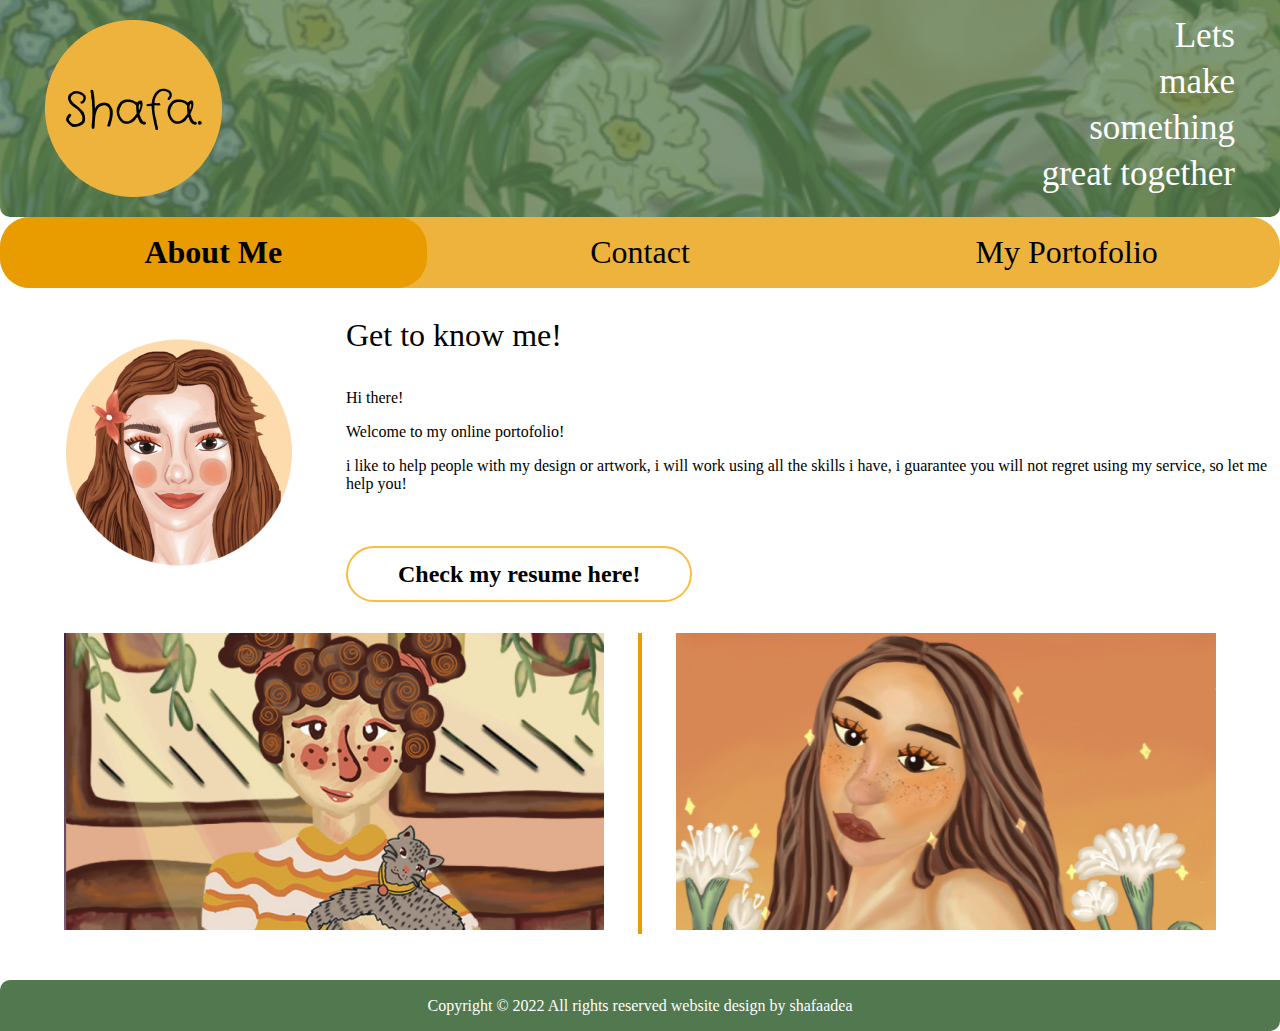
<file: index.html>
<!DOCTYPE html>
<html lang="en">
    <head>
        <meta charset="UTF-8">
        <meta http-equiv="X-UA-Compatible" content="IE=edge">
        <meta name="viewport" content="width=device-width, initial-scale=1.0">
        <link rel="stylesheet" href="./style.css">
        <title>Shafa Portofolio</title>
    </head>
    <body>
        <div id="topbar">
            <div class="logo">
                <img src="./asset/shafa.png" alt="">
            </div>
            <div class="quote">
                <p class="color-white">Lets<br>make<br>something<br>great together</p>
            </div>
        </div>

        <div id="menu">
            <a href="./index.html" class="active-tab">About Me</a>
            <a href="./contact.html">Contact</a>
            <a href="./portofolio.html">My Portofolio</a>
        </div>

        <div id="profile">
            <div class="profile-image">
                <img src="./asset/profile.png" alt="">
            </div>
            <div class="text-section">
                <p>Get to know me!</p>
                <p>Hi there!</p>
                <p>Welcome to my online portofolio!</p>
                <p>i like to help people with my design or artwork, i will work using all the skills i have, i guarantee you will not regret using my service, so let me help you!</p>
                <a href="resume" class="button-1">Check my resume here!</a>
            </div>
        </div>
        
        <div id="showcase">
            <div class="item-showcase">
                <img src="./asset/page-1.png" alt="">
            </div>
            <div>

            </div>
            <div class="item-showcase">
                <img src="./asset/page-11.png" alt="">
            </div>
        </div>

        <div id="footer">
            <p>Copyright &copy; 2022 All rights reserved<bold></bold> website design by shafaadea</p>
        </div>

    </body>
</html>
</file>
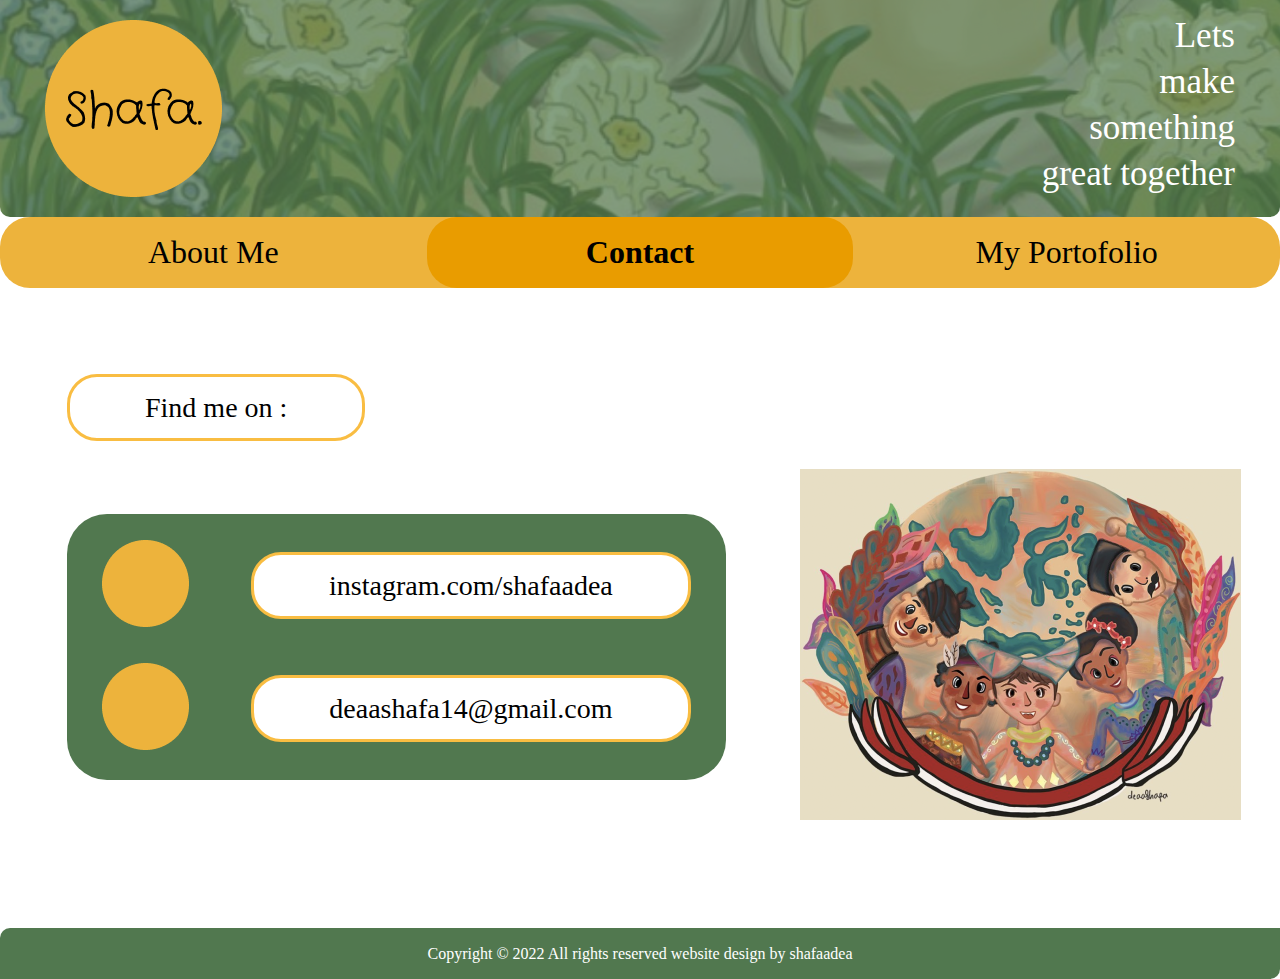
<file: Contact.html>
<!DOCTYPE html>
<html lang="en">
<head>
    <meta charset="UTF-8">
    <meta name="viewport" content="width=device width, initial-scale=1.0">
    <meta name="author" content="Dea Shafa Annisa">

    <title>Shafa Portofolio</title>

    <link rel="stylesheet" href="style.css"/>

</head>
<body>
    <div id="topbar">
        <div class="logo">
            <img src="./asset/shafa.png" alt="">
        </div>
        <div class="quote">
            <p class="color-white">Lets<br>make<br>something<br>great together</p>
        </div>
    </div>

    <div id="menu">
        <a href="./index.html" >About Me</a>
        <a href="./contact.html"class="active-tab">Contact</a>
        <a href="./portofolio.html">My Portofolio</a>
    </div>
    <div class="content">
        <p class="label">Find me on :</p>
        <div>
            <div class="sosmed">
                <div>
                    <div class="circle">
<img src="./asset/circleyellow.png" alt="">
                    </div>
                    <div>
                        <p class="label">instagram.com/shafaadea</p>
                    </div>
                </div>
                <div>
                    <div class="circle">
                        <img src="./asset/circleyellow.png" alt="">
                    </div>
                    <div>
                        <p class="label">deaashafa14@gmail.com</p>
                    </div>
                </div>
            </div>
            <div id="contact-img">
                <img src="./asset/contact.png" alt="">
            </div>
        </div>
    </div>
    <div id="footer">
        <p>Copyright &copy; 2022 All rights reserved<bold></bold> website design by shafaadea</p>
    </div>
</body>
</html>
</file>
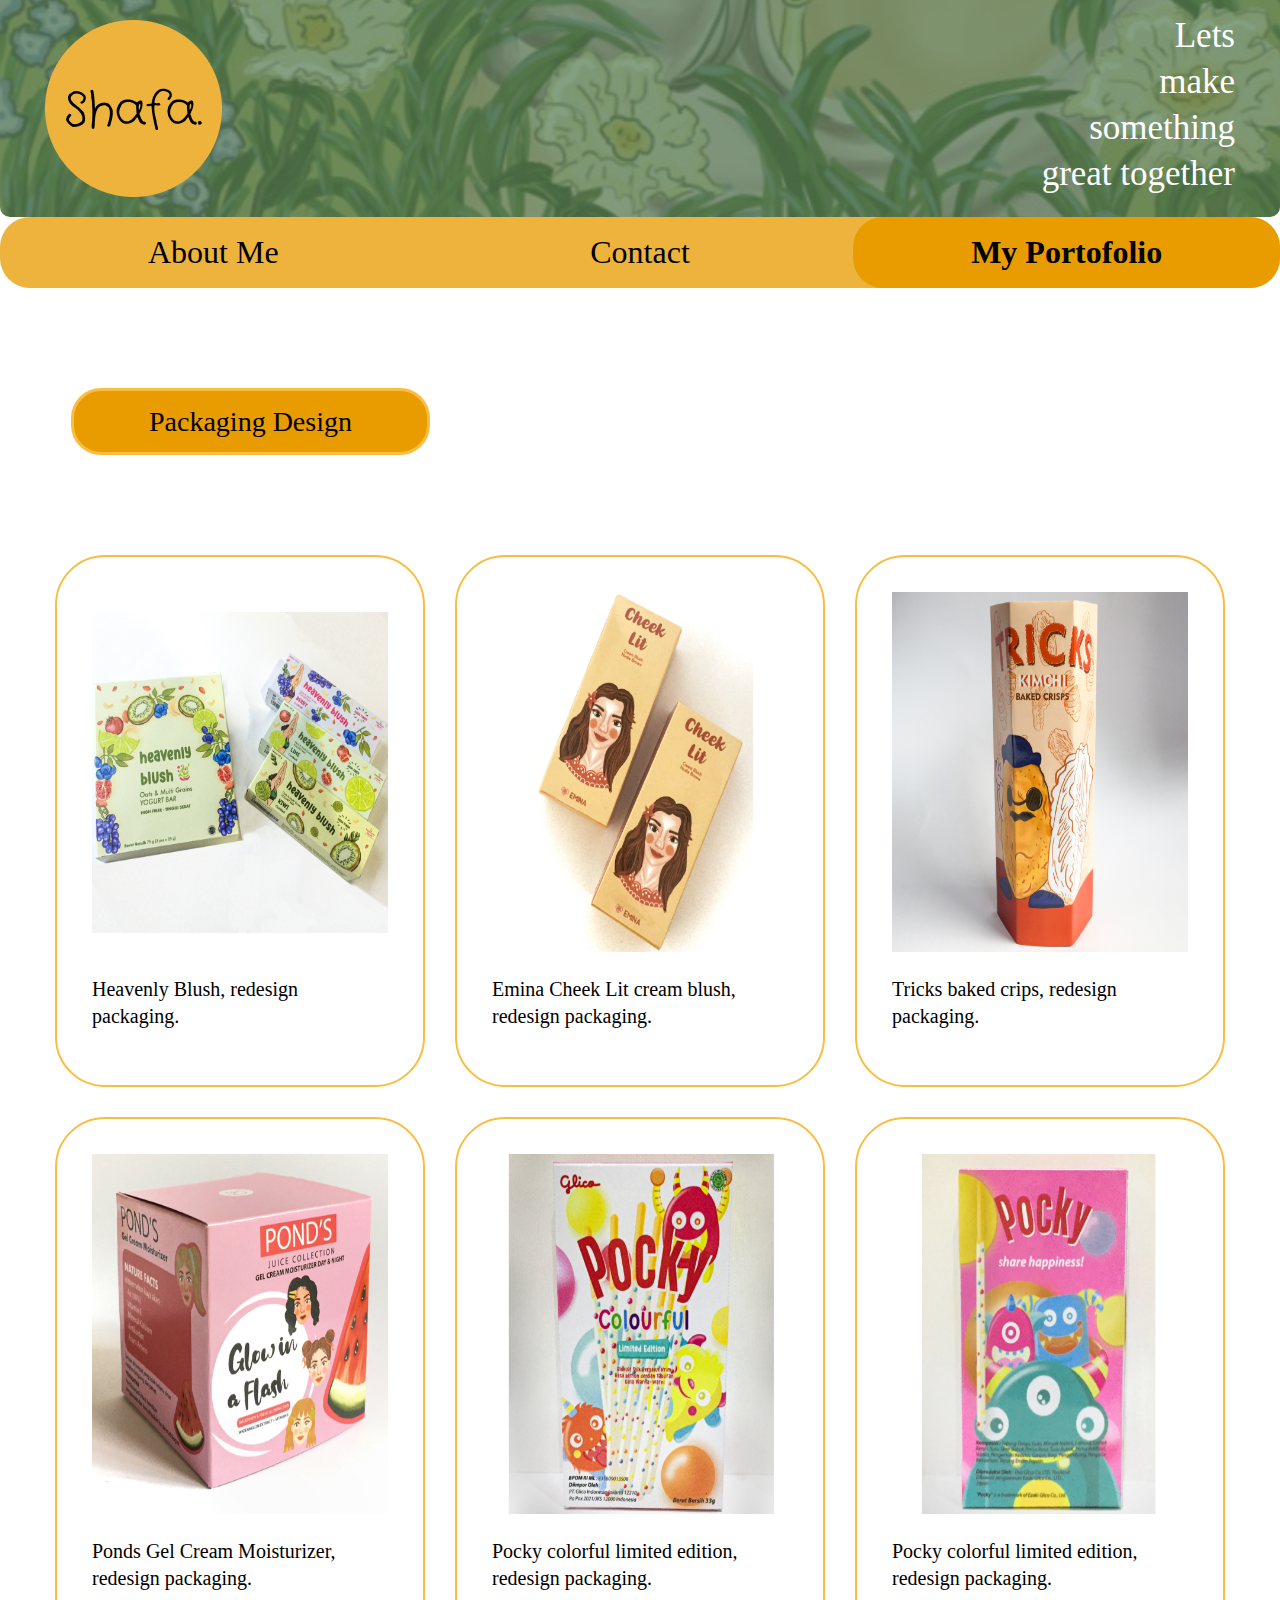
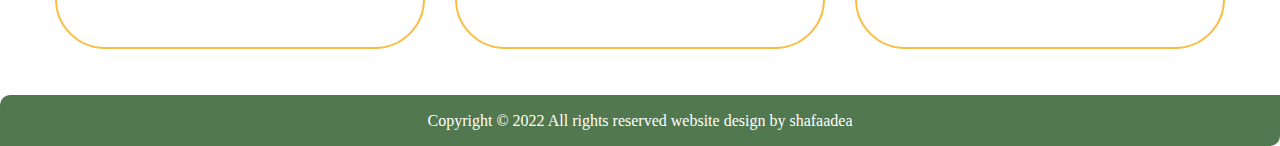
<file: packaging-design.html>
<!DOCTYPE html>
    <html lang="en">
        <head>
            <meta charset="UTF-8">
            <meta http-equiv="X-UA-Compatible" content="IE=edge">
            <meta name="viewport" content="width=device-width, initial-scale=1.0">
            <link rel="stylesheet" href="./style.css">
            <title>Shafa Portofolio</title>
        </head>
        <body>
            <div id="topbar">
                <div class="logo">
                    <img src="./asset/shafa.png" alt="">
                </div>
                <div class="quote">
                    <p class="color-white">Lets<br>make<br>something<br>great together</p>
                </div>
            </div>
    
            <div id="menu">
                <a href="./index.html">About Me</a>
                <a href="./contact.html">Contact</a>
                <a href="./portofolio.html"class="active-tab">My Portofolio</a>
            </div> 
            <div>
                <p id="title" class="label active">
                    Packaging Design
                </p>
            </div>
            <div class="konten">
                <div class="item">
                    <img src="./asset/packaging-1.jpg" alt="">
                    <p>Heavenly Blush, redesign packaging.</p>
                </div>
                <div class="item border">
                    <img src="./asset/packaging-2.jpg" alt="">
                    <p>Emina Cheek Lit cream blush, redesign packaging.</p>
                </div>
                <div class="item border">
                    <img src="./asset/packaging-3.jpg" alt="">
                    <p>Tricks baked crips, redesign packaging.</p>
                </div>
                <div class="item border">
                    <img src="./asset/packaging-4.jpg" alt="">
                    <p>Ponds Gel Cream Moisturizer, redesign packaging.</p>
                </div>
                <div class="item border">
                    <img src="./asset/packaging-5.jpg" alt="">
                    <p>Pocky colorful limited edition, redesign packaging.</p>
                </div>
                <div class="item border">
                    <img src="./asset/packaging-6.jpg" alt="">
                    <p>Pocky colorful limited edition, redesign packaging.</p>
                </div>
            </div>
        </div>
        <div id="footer">
            <p>Copyright &copy; 2022 All rights reserved<bold></bold> website design by shafaadea</p>
        </div>
    </body>
</html>
</file>
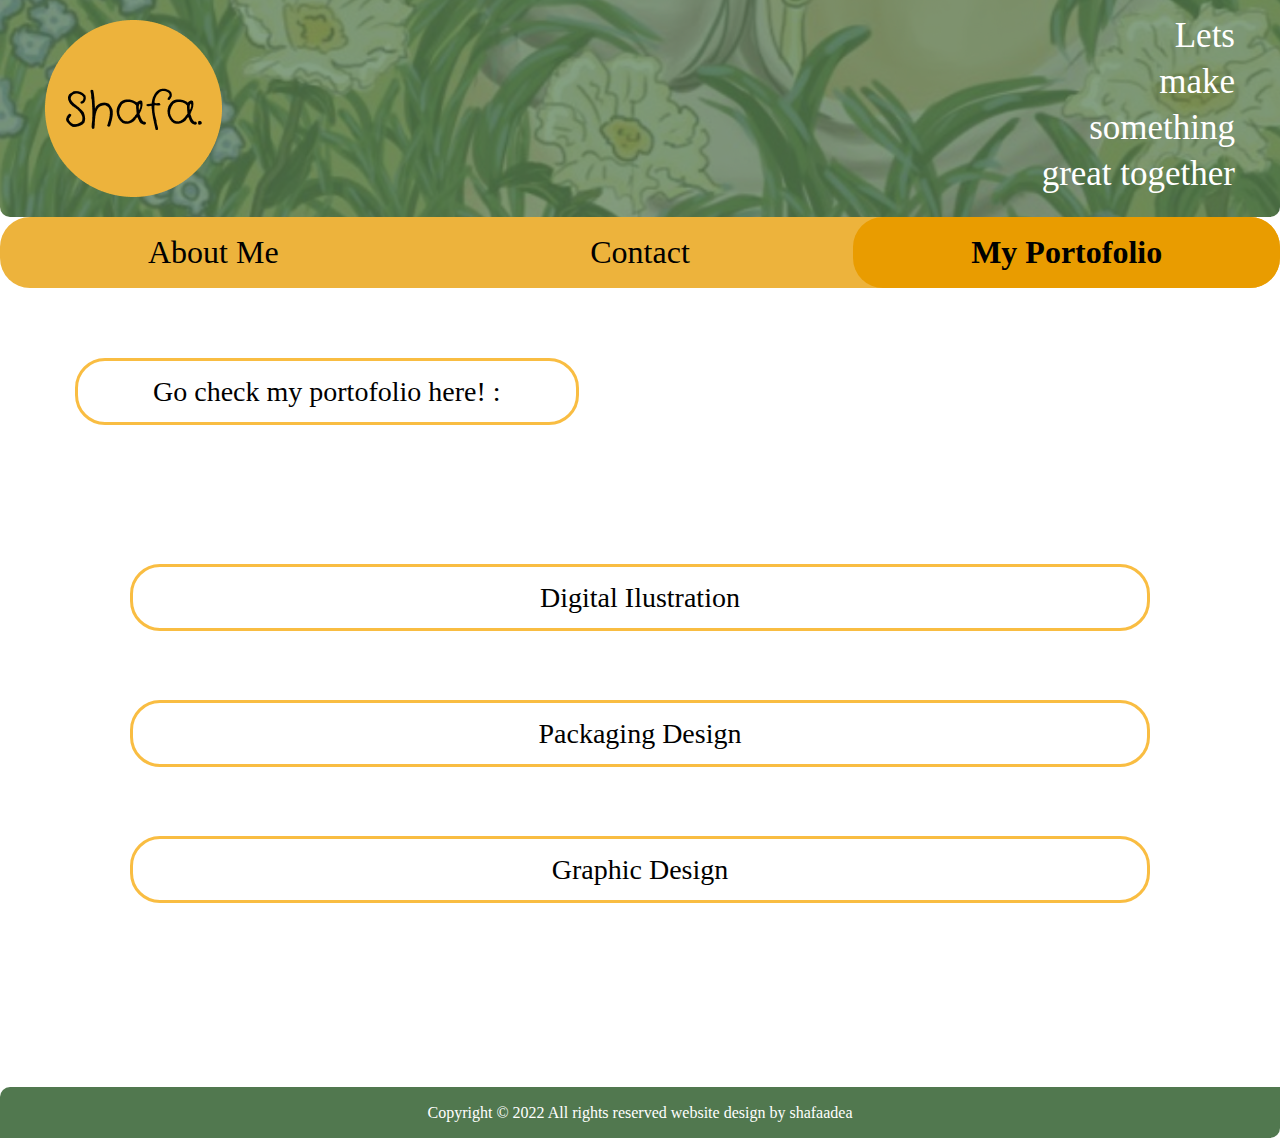
<file: portfolio.html>
<!DOCTYPE html>
<html lang="en">
<head>
    <meta charset="UTF-8">
    <meta name="viewport" content="width=device width, initial-scale=1.0">
    <meta name="author" content="Dea Shafa Annisa">

    <title>Shafa Portofolio</title>

    <link rel="stylesheet" href="style.css"/>

</head>
<body>
    <div id="topbar">
        <div class="logo">
            <img src="./asset/shafa.png" alt="">
        </div>
        <div class="quote">
            <p class="color-white">Lets<br>make<br>something<br>great together</p>
        </div>
    </div>

    <div id="menu">
        <a href="./index.html" >About Me</a>
        <a href="./contact.html" >Contact</a>
        <a href="./portofolio.html"class="active-tab">My Portofolio</a>
    </div>
    <div id="section">
        <p class="label">Go check my portofolio here! :</p>
    </div>
        <div id="kategori">
            <div>
                <a class="label" href="./digital-ilustration.html" class="active-tab">Digital Ilustration</a>
            </div>
            <div>
                <a class="label" href="./packaging-design.html">Packaging Design</a>
            </div>
            <div>
                <a class="label" href="./graphic-design.html">Graphic Design</a>
            </div>
           
        </div>
   
    <div id="footer">
        <p>Copyright &copy; 2022 All rights reserved<bold></bold> website design by shafaadea</p>
    </div>
</body>
</file>
<file: style.css>
*{
    box-sizing: border-box;
}

body {
    margin: 0;
}

a {
    text-decoration: none;
    color: black;
}

.bg-yellow-1 {
    background-color: #EDB33C;
}

.bg-yellow-2 {
    background-color: #E99C00;
}

.bg-green-1 {
    background-color: #51784F;
}

.color-white {
    color: #FFFFFF;
}

.button-1 {
    border: 2px solid #F9BD42;
    border-radius: 30px;
    padding: 10px 50px;
    transition: all ease .5s;
} .button-1:hover {
    background-color: #F9BD42;
    color: white;
}


#topbar {
    display: flex;
    justify-content: space-between;
    background-image: url("./asset/bg-top.png");
    background-color: #51784F;
    padding: 0 45px;
    border-bottom-left-radius: 10px;
    border-bottom-right-radius: 10px;
} #topbar .logo {
    width: 177px;
    height: 177px;
    margin: 20px 0;
} #topbar .quote {
    width: 229px;
    margin: 13px 0;
} #topbar .quote p {
    font-size: 35px;
    font-weight: 500;
    text-align: right;
    line-height: 46px;
    margin: 0;
}

#menu {
    display: flex;
    justify-content:space-between;
    background-color: #EDB33C;
    border-radius: 30px;
    text-align: center;
} #menu a {
    width: 480px;
    font-weight: 500;
    font-size: 32px;
    line-height: 43px;
    padding: 14px 0;
} #menu a.active-tab,
  #menu a:hover
{
    font-family: 'Futura';
    font-style: normal;
    font-weight: 700;
    font-size: 32px;
    line-height: 43px;

    border-radius: 30px;
    background-color: #E99C00;
}

#profile {
    display: flex;
    margin-top: 18px;
} #profile .profile-image {
    width: 230px;
    height: 293px;
    margin: 0 52px 0 64px;
} #profil .text-section {
    width: 690px;
} #profil .text-section p:no(first-child){
    font-weight: 500;
    font-size: 20px;
    line-height: 27px;
    margin: 0;
} #profile .text-section p:first-child {
    font-weight: 500;
    font-size: 32px;
    line-height: 43px;
    margin-top: 8px;
} #profile .text-section a {
    display: inline-block;
    margin-top: 37px;
    font-weight: 700;
    font-size: 24px;
    line-height: 32px;
}

#showcase {
    display: flex;
    justify-content: space-between;
    padding: 0 64px;
    margin-top: 31px;
} #showcase div:nth-child(2) {
    width: 4px;
    background-color: #E99C00;
} #showcase .item-showcase img {
    width: 540px;
    height: 297px;
}
@media screen and (max-width:425px){
    #profile{
        
    }
    #profile .profile-image{
        width: 91px;
        height: 116px;
        margin: 0 16px 0 23px;
    }
    #profile .profile-image img{
        width: 91px;
        height: 116px;
    }
    #profile .text-section {
        padding-right: 23px;
    }
    #profile .text-section a{
        font-size: 20px;
    }
    .button-1 {
        margin-left: -100px;
    }
    #showcase{
        flex-flow: column;
        padding: 0 32px;
    }
    #showcase div:nth-child(2){
        display: none;
    }
    #showcase .item-showcase img {
        width: 100%;
        height: 165px;
    }
    #showcase .item-showcase {
        margin-bottom: 16px;
}
}

#footer {
    text-align: center;
    color: white;
    background-color: #51784F;
    padding: 15px 0;
    margin-top: 46px;
    border-top-left-radius: 10px;
    border-bottom-right-radius: 10px;
} #footer p {
    margin: 0;
    font-weight: 500;
    font-size: 16px;
    line-height: 21px;
    white-space: pre;
}

/* contact */
.content {
    padding: 58px 67px;

}
.label {
    border: 3px solid #F9BD42;
    border-radius: 30px;
    display: inline-block;
    font-weight: 500;
    font-size: 28px;
    line-height: 37px;
    padding: 12px 75px;
    background-color: #FFFFFF;
}
.content > div {
    display: flex;
    align-items: center;
}
.sosmed {
    background: #51784F;
    border-radius: 40px;
    width: 792px;
    margin-right: 74px;
    padding: 10px 0;

}
.sosmed > div {
    display: flex;
    align-items: center;
    margin: 0px 35px;

}
.sosmed .circle {
    margin-right: 62px;
}
.sosmed > div > div:last-child {
width: 80%;
text-align: center;
}
.sosmed .label {
    width: 100%;
}

#section {
    margin: 42px 75px;
}
#kategori {
    width: 1020px;
    margin: 0 auto;
    padding: 69px 0;
}
#kategori div {
    margin-bottom: 69px;
}
#kategori .label {
    width: 100%;
    display: inline-block;
    text-align: center;

}
#kategori .label:hover {
    background-color: #EDB33C;
}
#title {
    margin: 100px 71px;
}
#title.active {
    background-color: #E99C00;
}
.konten {
    display: grid;
    grid-template-columns: repeat(3,1fr);
    width: 95vw;
    padding: 0 23px;
    gap: 30px;
    margin: 0 auto;
}

.konten .item {
    padding: 35px;
    border: 2px #F9BD42 solid;
    border-radius: 50px;
}

.konten img {
    width: 100%;
    height: 360px;
}

.konten p {
    font-weight: 500;
    font-size: 20px;
    line-height: 27px;
}
@media screen and (max-width:425px){
    #topbar {
        padding:17px;

    }
    #topbar .logo{
        height: fit-content;
    }
    #topbar img {
        width : 85px;
        height: 85px;
    }
    #topbar .quote p {
        font-size: 20px;
        line-height: 27px;
    }
    #menu a,
    #menu a:hover{
        font-size: 15px;
        line-height: 20px;
    }
    #menu a.active-tab {
        font-size: 15px;
        line-height: 20px;
    } 
    .content {
        padding: 25px;
    }
    .content>div {flex-flow: column}
    .sosmed {
        width: 100%;
        margin: 0 auto;
    }
    .sosmed > div {
	display: flex;
	align-items: center;
	margin: 0px 25px;
    }
    .sosmed .circle {
        width: 38px;
        height: 38px;
        margin-right: 15px;
    }
    .sosmed .circle img{
        width: 38px;
    }
    .sosmed .label {
        width: 100%;
	padding: 0 10px;
	font-size: 14px;
    }
    #contact-img {
        margin-top: 27px;
        padding-top: 19px;
        border-top: 2px solid #E99C00;
    }
    #contact-img img{
        width: 325px;
    }
    #kategori {
        width: 95vw;
        padding: 0 34px 40px;
    }
    #section {
        margin: 43px 34px;
    }
    #kategori>div {
        margin-bottom: 27px;
    }
    .label {
    font-size: 18px;
    line-height: 24px;
    padding: 6px 8px;
    }
    #footer p {
        font-size: 10px;
        line-height: 13px;
    }
    .konten {
        grid-template-columns: repeat(2,1fr);
        gap: 15px;
        width: 100%;
    }
    .konten .item{
        padding: 10px;
        border: 2px #F9BD42 solid;
        border-radius: 10px;
    }
    .konten img {
        width: 129px;
        height: 129px;
    }
    .konten p {
        font-size: 15px;
        line-height: 20px;
    }
    #title {
        margin: 40px 24px;
        font-size: 18px;
        padding: 0 15px;
    }
   
        
    
}
</file>
